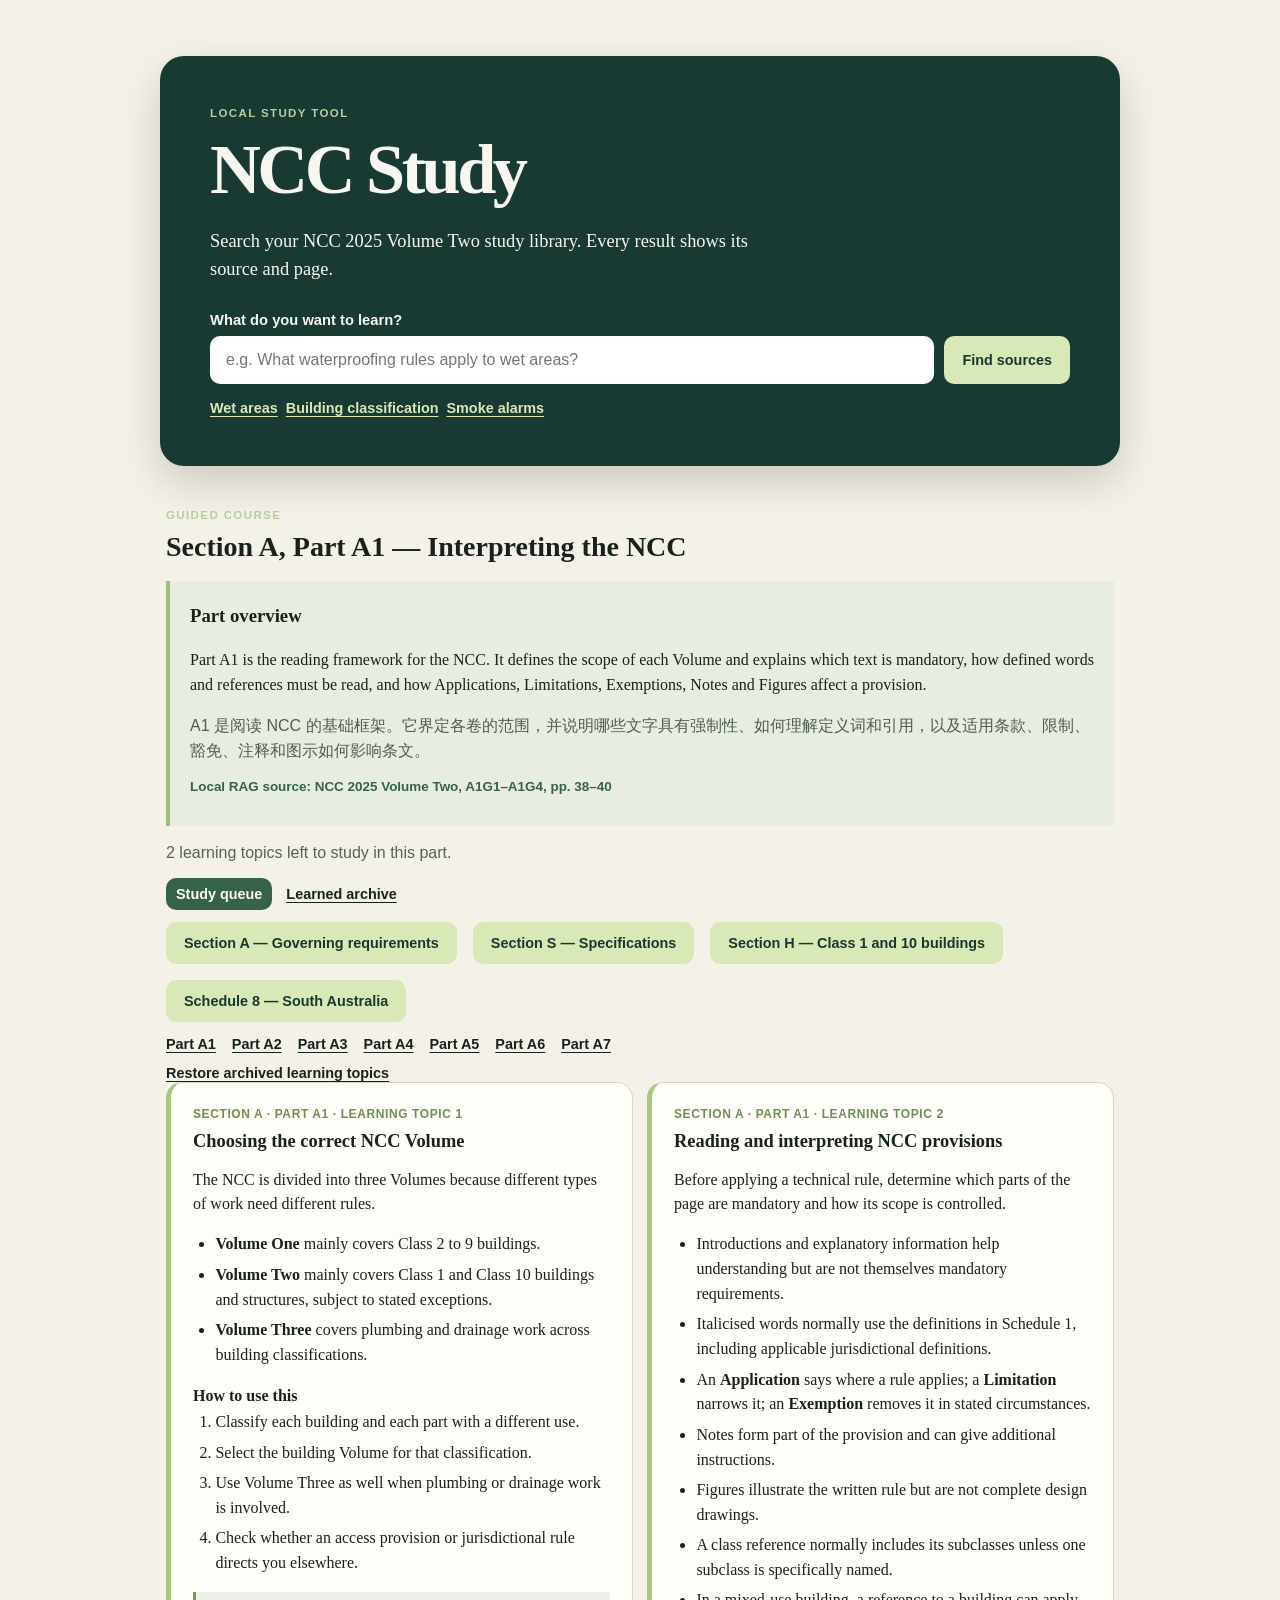
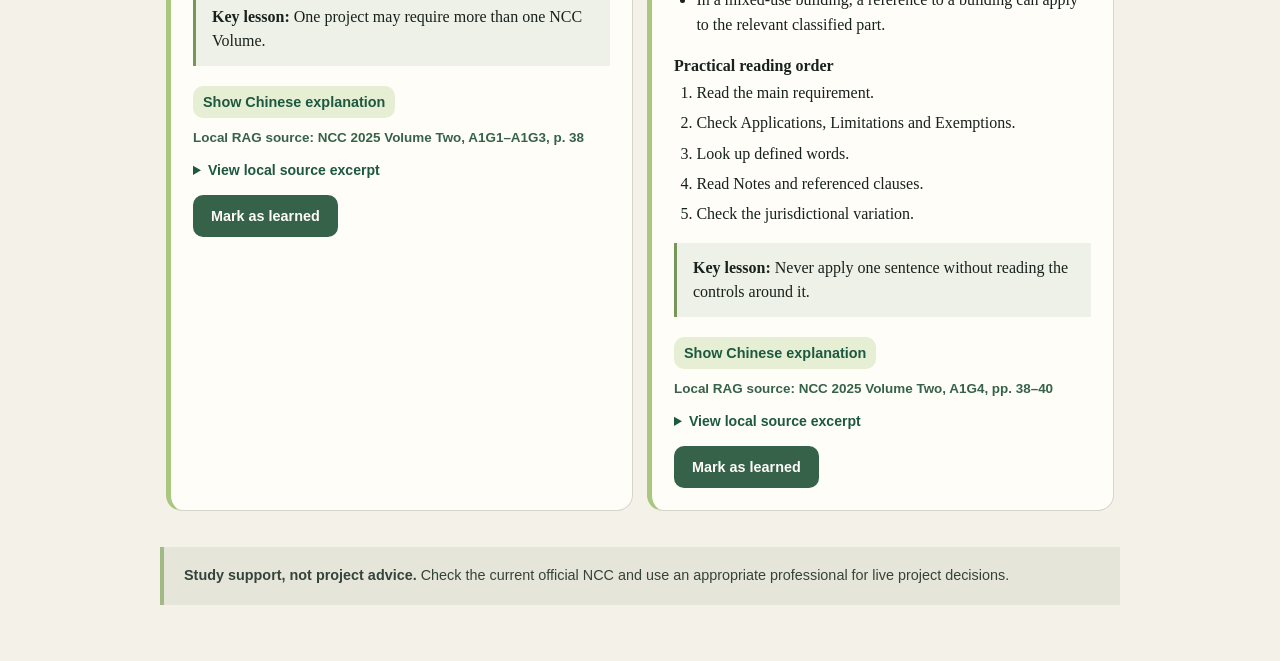
<file: index.html>
<!doctype html>
<html lang="en">
  <head>
    <meta charset="utf-8" />
    <meta name="viewport" content="width=device-width, initial-scale=1" />
    <title>NCC Study</title>
    <link rel="stylesheet" href="styles.css?v=2" />
  </head>
  <body>
    <main>
      <section class="hero">
        <p class="eyebrow">LOCAL STUDY TOOL</p>
        <h1>NCC Study</h1>
        <p class="intro">Search your NCC 2025 Volume Two study library. Every result shows its source and page.</p>
        <form id="search-form">
          <label for="question">What do you want to learn?</label>
          <div class="search-row">
            <input id="question" name="question" placeholder="e.g. What waterproofing rules apply to wet areas?" required />
            <button type="submit">Find sources</button>
          </div>
        </form>
        <div class="suggestions" aria-label="Suggested study topics">
          <button type="button" data-question="What waterproofing requirements apply to wet areas?">Wet areas</button>
          <button type="button" data-question="How are Class 1 buildings classified?">Building classification</button>
          <button type="button" data-question="What are the requirements for smoke alarms?">Smoke alarms</button>
        </div>
      </section>

      <section id="search-answer" class="study-area" hidden>
        <div class="section-heading">
          <div>
            <p class="eyebrow">SEARCH ANSWER</p>
            <h2>Source-based summary</h2>
          </div>
          <button id="clear-history" type="button" class="text-button">Back to study guide</button>
        </div>
        <p id="status" class="status">Choose a topic to begin.</p>
        <p id="search-summary" class="search-summary"></p>
        <h3 class="sources-heading">Local RAG sources</h3>
        <div id="results" class="results"></div>
      </section>

      <section class="chapter-area">
        <p class="eyebrow">GUIDED COURSE</p>
        <h2 id="chapter-title">Section A, Part A1 — Interpreting the NCC</h2>
        <section id="chapter-summary" class="chapter-summary"></section>
        <p id="chapter-status" class="status">Ten questions to build the foundation before you study detailed clauses.</p>
        <div class="chapter-tabs">
          <button id="study-queue" type="button">Study queue</button>
          <button id="learned-archive" type="button" class="text-button">Learned archive</button>
        </div>
        <div class="section-tabs">
          <div id="section-buttons" class="section-buttons"></div>
          <div id="part-tabs" class="part-tabs"></div>
        </div>
        <button id="restore-learned" type="button" class="text-button">Restore archived questions</button>
        <div id="chapter-cards" class="chapter-cards"></div>
      </section>

      <aside class="notice">
        <strong>Study support, not project advice.</strong> Check the current official NCC and use an appropriate professional for live project decisions.
      </aside>
    </main>
    <script src="library.js"></script>
    <script src="chapters.js"></script>
    <script src="section-a-v2.js"></script>
    <script src="section-a-rest-v2.js?v=5"></script>
    <script src="section-a-modules.js?v=1"></script>
    <script src="section-h.js"></script>
    <script src="section-h1-modules.js?v=1"></script>
    <script src="section-h-rest-modules.js?v=1"></script>
    <script src="specifications.js"></script>
    <script src="section-s-v2.js?v=7"></script>
    <script src="schedule-8-sa.js?v=1"></script>
    <script src="app.js?v=4"></script>
  </body>
</html>
</file>
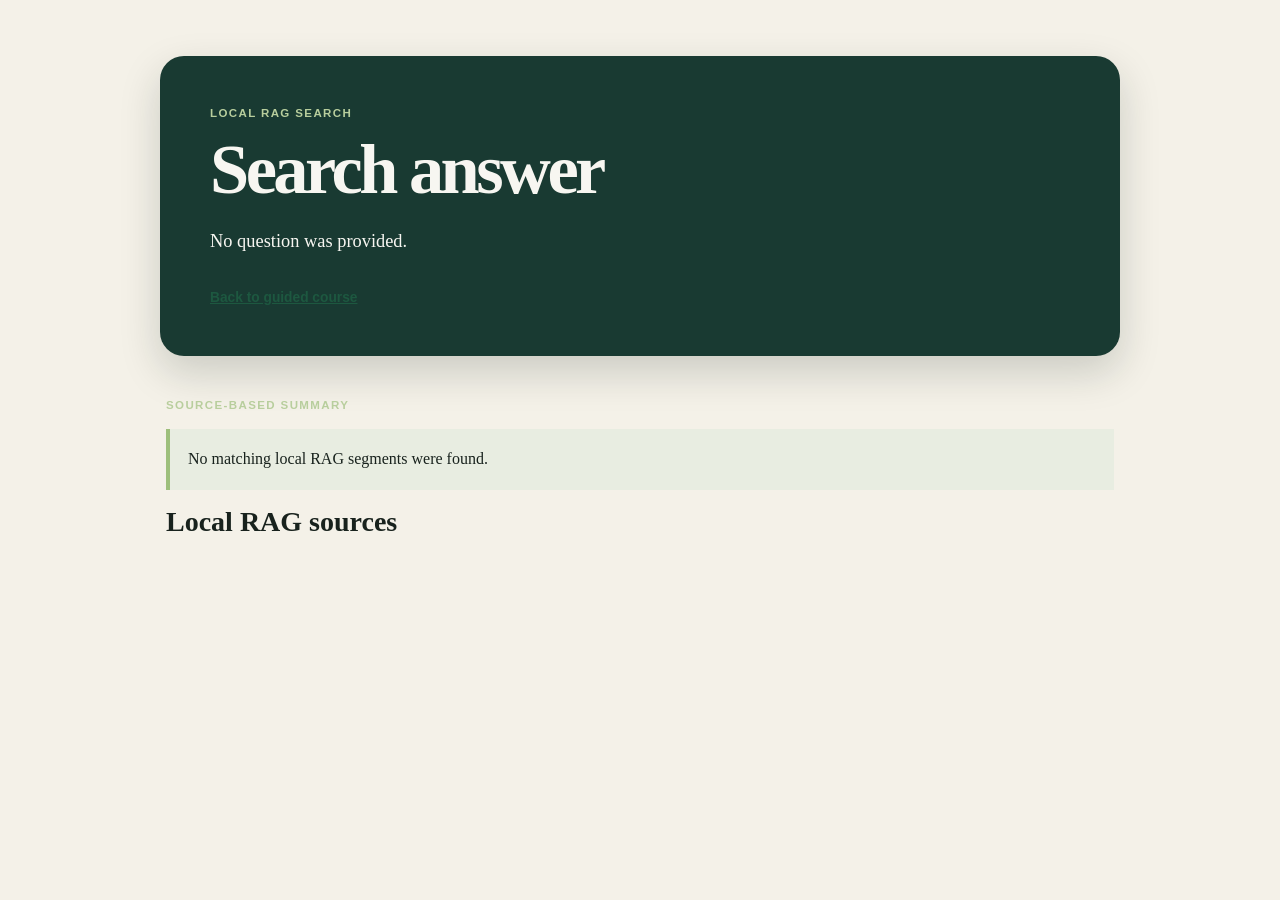
<file: search.html>
<!doctype html>
<html lang="en">
  <head>
    <meta charset="utf-8" />
    <meta name="viewport" content="width=device-width, initial-scale=1" />
    <title>NCC Study — Search answer</title>
    <link rel="stylesheet" href="styles.css" />
  </head>
  <body>
    <main>
      <section class="hero">
        <p class="eyebrow">LOCAL RAG SEARCH</p>
        <h1>Search answer</h1>
        <p id="question-heading" class="intro"></p>
        <a class="source-link" href="/">Back to guided course</a>
      </section>
      <section class="chapter-area">
        <p class="eyebrow">SOURCE-BASED SUMMARY</p>
        <p id="summary" class="search-summary"></p>
        <h2>Local RAG sources</h2>
        <div id="sources" class="results"></div>
      </section>
    </main>
    <script src="library.js"></script>
    <script src="search-page.js"></script>
  </body>
</html>
</file>
<file: styles.css>
:root {
  color: #18221d;
  background: #f4f1e8;
  font-family: Georgia, "Times New Roman", serif;
}

* { box-sizing: border-box; }

body { margin: 0; }

main { width: min(960px, calc(100% - 32px)); margin: 0 auto; padding: 56px 0; }

.hero { padding: 50px; border-radius: 24px; color: #f7f6f1; background: #193a32; box-shadow: 0 16px 40px #10221a2e; }
.eyebrow { margin: 0 0 8px; color: #b8ce9d; font: 700 0.72rem/1.3 Arial, sans-serif; letter-spacing: 0.12em; }
h1, h2 { margin: 0; }
h1 { font-size: clamp(2.4rem, 7vw, 4.4rem); letter-spacing: -0.05em; }
h2 { font-size: 1.75rem; }
.intro { max-width: 560px; font-size: 1.15rem; line-height: 1.5; }
label { display: block; margin: 28px 0 8px; font: 700 0.92rem Arial, sans-serif; }
.search-row { display: flex; gap: 10px; }
input { min-width: 0; flex: 1; padding: 15px 16px; border: 0; border-radius: 10px; font: 1rem Arial, sans-serif; }
button { padding: 13px 18px; border: 0; border-radius: 10px; cursor: pointer; color: #18372f; background: #d8e9b7; font: 700 0.9rem Arial, sans-serif; }
button:hover { background: #edf6d9; }
.suggestions { display: flex; flex-wrap: wrap; gap: 8px; margin-top: 16px; }
.suggestions button, .text-button { padding: 0; color: inherit; background: transparent; text-decoration: underline; text-underline-offset: 3px; }
.suggestions button { color: #d8e9b7; }
.study-area { padding: 42px 6px 20px; }
.study-area[hidden] { display: none; }
.section-heading { display: flex; align-items: end; justify-content: space-between; gap: 16px; }
.status { color: #53635a; font-family: Arial, sans-serif; }
.results { display: grid; gap: 14px; }
.search-summary { padding: 18px; border-left: 4px solid #9dbf7b; background: #e8ede1; line-height: 1.55; }
.sources-heading { margin: 26px 0 12px; }
.result { padding: 24px; border: 1px solid #d7d5ca; border-radius: 16px; background: #fffdf7; }
.citation { margin: 0 0 12px; color: #37624a; font: 700 0.84rem Arial, sans-serif; }
.result p { margin: 0; line-height: 1.55; }
.source-link { display: inline-block; margin-top: 16px; color: #1d5840; font: 700 0.86rem Arial, sans-serif; }
.notice { margin-top: 24px; padding: 18px 20px; border-left: 4px solid #a1b985; color: #34433b; background: #e6e5da; font: 0.9rem/1.5 Arial, sans-serif; }
.chapter-area { padding: 42px 6px 12px; }
.chapter-cards { display: grid; grid-template-columns: repeat(auto-fit, minmax(280px, 1fr)); gap: 14px; }
.chapter-summary { margin: 18px 0; padding: 20px; border-left: 4px solid #9dbf7b; background: #e8ede1; line-height: 1.55; }
.chapter-summary h3 { margin-top: 0; }
.chapter-card { padding: 22px; border: 1px solid #d7d5ca; border-radius: 16px; background: #fffdf7; }
.chapter-card h3 { margin: 0 0 8px; font-size: 1.15rem; }
.question-id { margin: 0 0 8px; color: #6f8d5b; font: 700 0.75rem Arial, sans-serif; letter-spacing: 0.05em; text-transform: uppercase; }
.chapter-card p { line-height: 1.5; }
.chinese { color: #4e5d54; font-family: Arial, sans-serif; }
.translate-button { margin: 4px 0 10px; padding: 8px 10px; color: #1d5840; background: #e6efd3; }
.source-excerpt { margin-top: 12px; color: #4e5d54; font: 0.88rem/1.5 Arial, sans-serif; }
.source-excerpt summary { cursor: pointer; color: #1d5840; font-weight: 700; }
.archive-button { margin-top: 14px; color: #fffdf7; background: #37624a; }
.chapter-tabs { display: flex; gap: 14px; margin: 12px 0; }
.section-tabs { display: flex; flex-wrap: wrap; gap: 14px; margin: 12px 0; }
.part-tabs { display: flex; flex-wrap: wrap; gap: 16px; align-items: center; }
.section-buttons { display: flex; flex-wrap: wrap; gap: 16px; width: 100%; }
.completed-section { color: #737373; background: #deded8; text-decoration: line-through; }
.completed-part { color: #777; background: #e1e1dc; text-decoration: line-through; opacity: 1; }
.completed-part:hover { color: #444; background: #d2d2cc; }
.selected-tab { padding: 8px 10px; color: #fffdf7; background: #37624a; text-decoration: none; }

@media (max-width: 640px) {
  main { width: min(100% - 24px, 960px); padding: 20px 0; }
  .hero { padding: 30px 22px; }
  .search-row { flex-direction: column; }
  .section-heading { align-items: start; flex-direction: column; }
}
/* Guided explanation modules */
.learning-module { border-left: 5px solid #a9c77f; }
.learning-content h4 { margin: 1.2rem 0 0.35rem; }
.learning-content ul, .learning-content ol { margin: 0.35rem 0 1rem; padding-left: 1.4rem; }
.learning-content li { margin: 0.35rem 0; line-height: 1.55; }
.learning-content .key-point { padding: 0.8rem 1rem; background: #eef1e8; border-left: 3px solid #77965c; }
</file>
